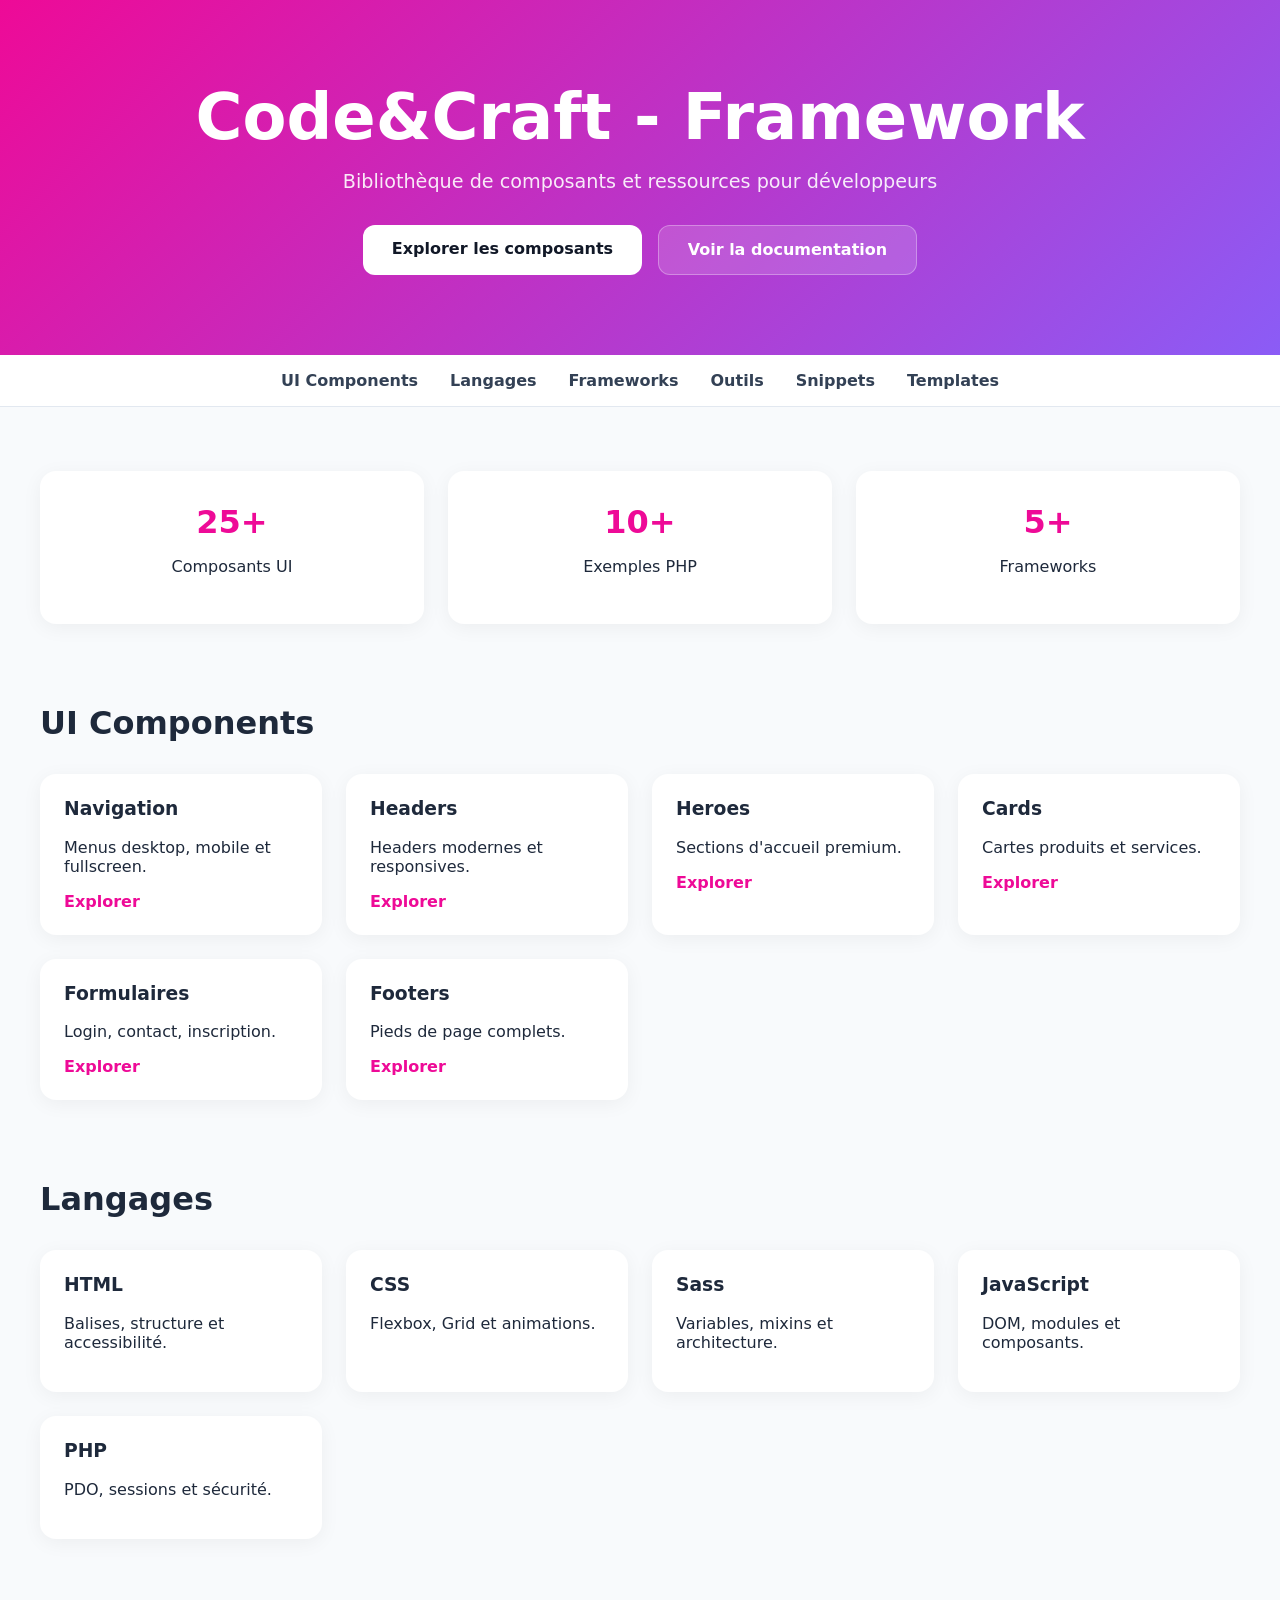
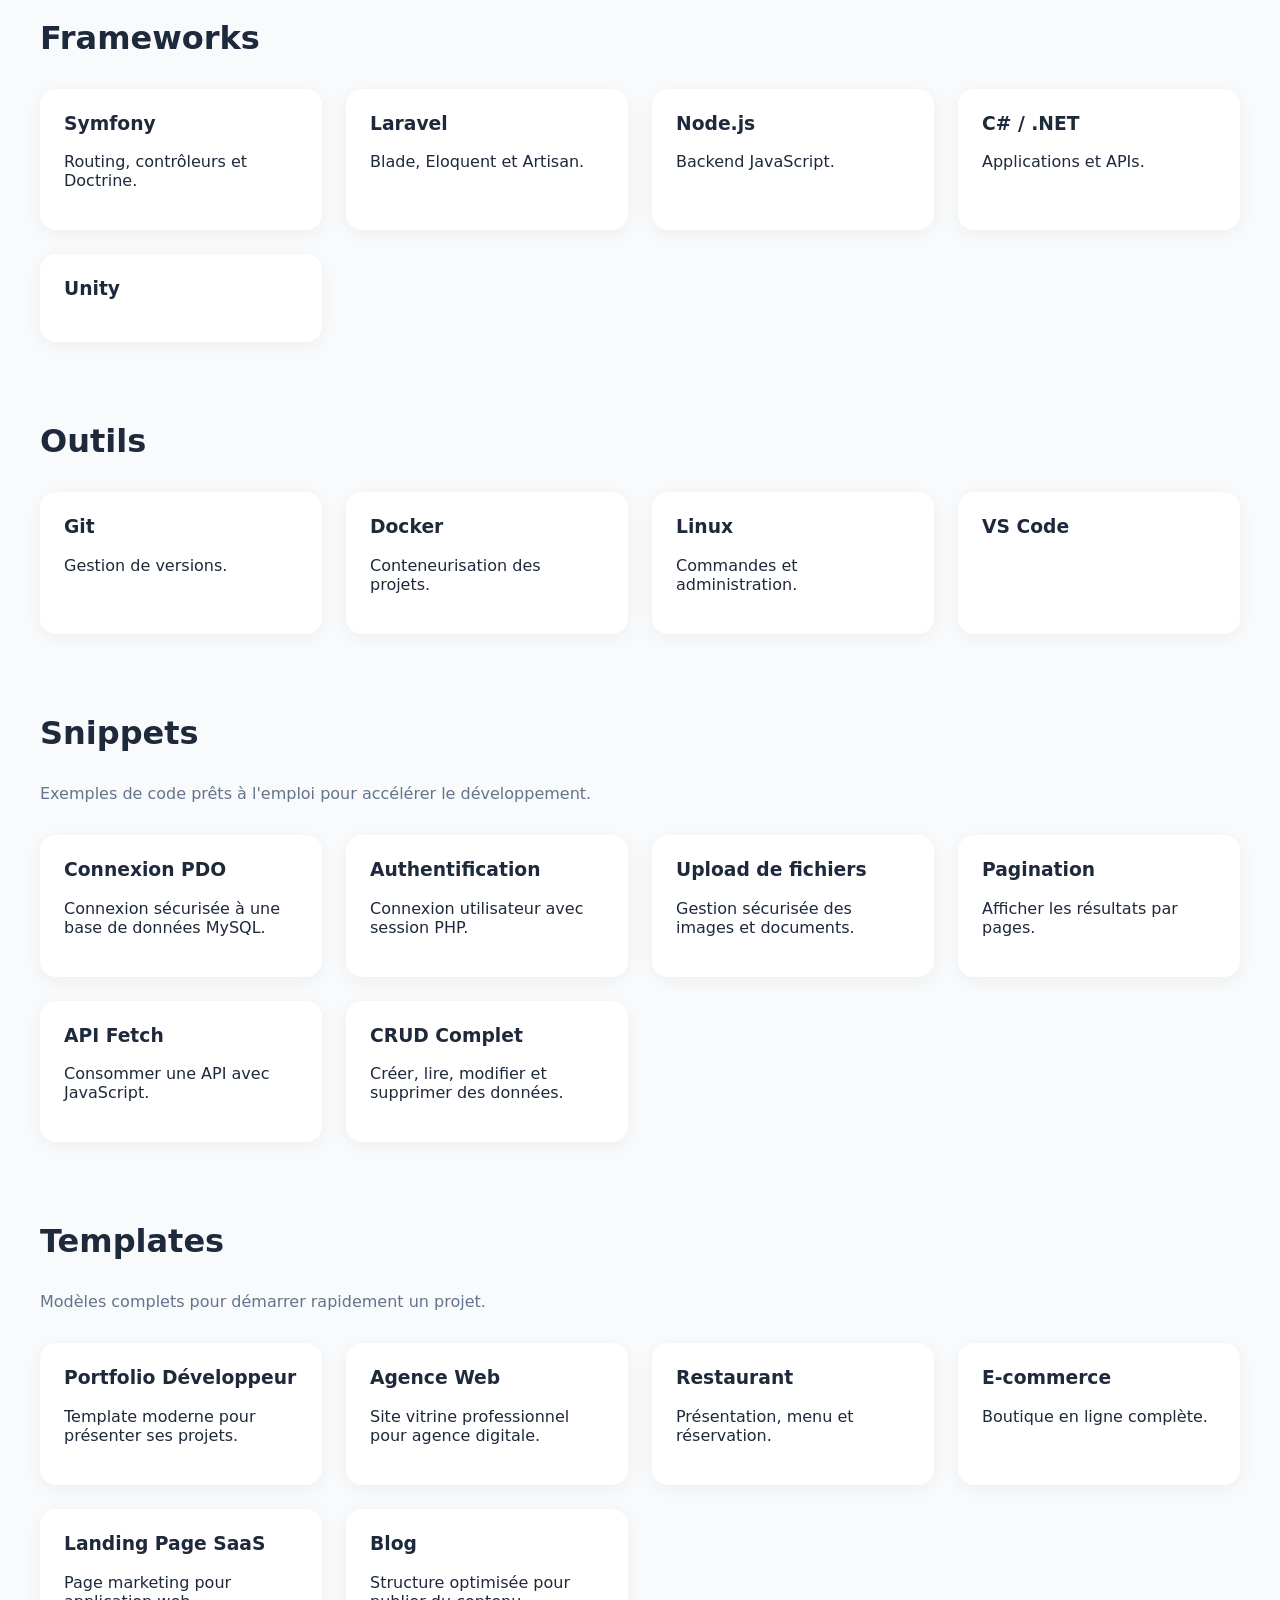
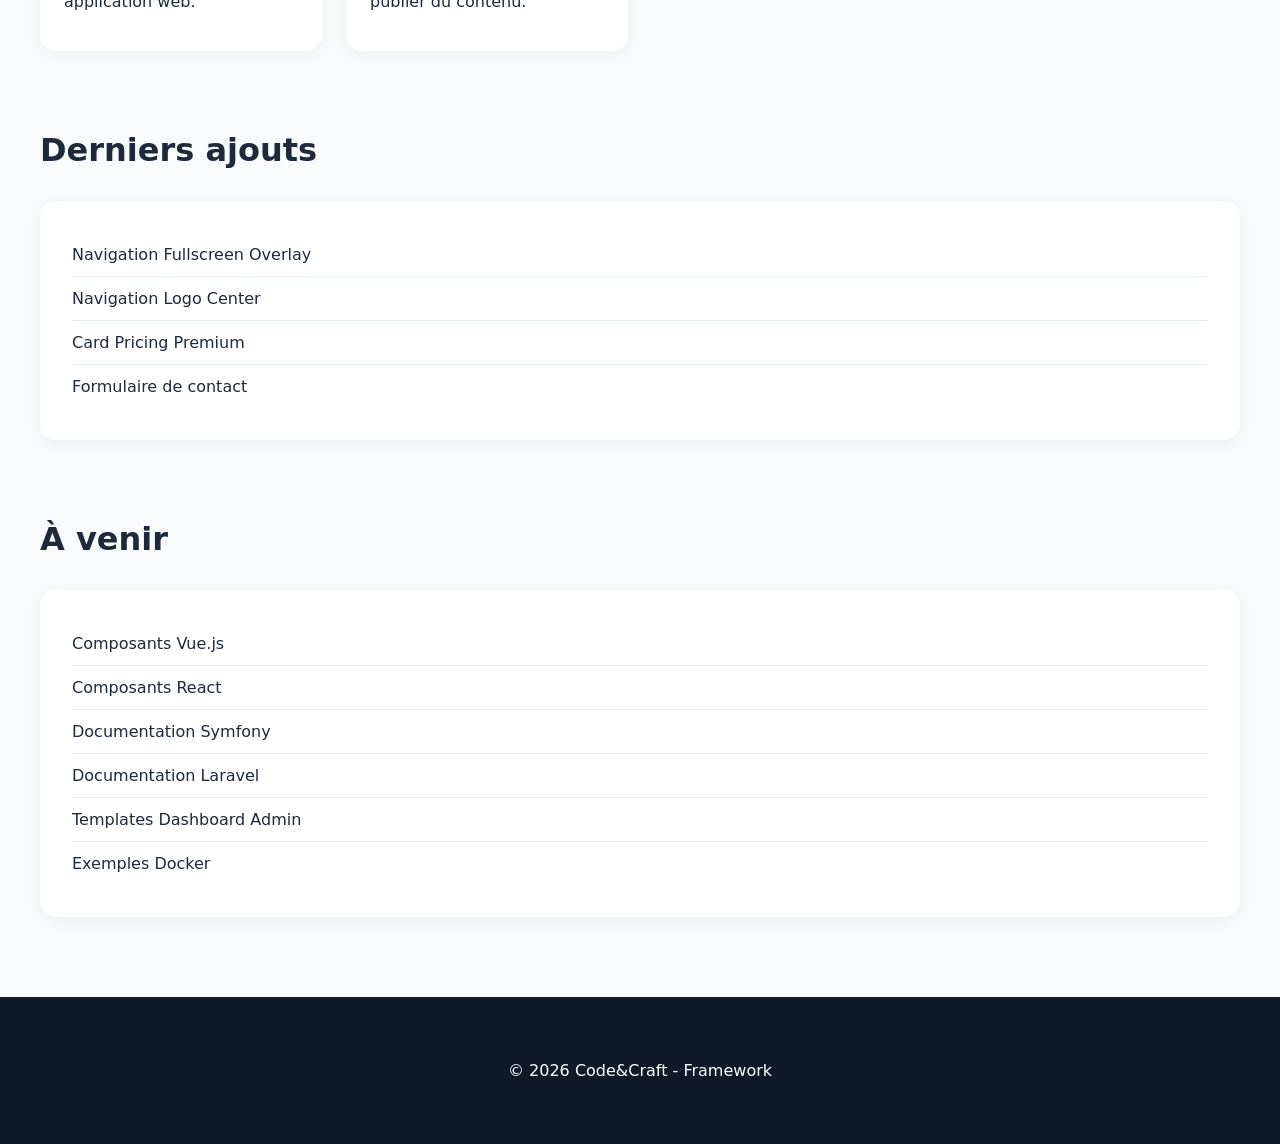
<file: index.html>
<!DOCTYPE html>
<html lang="fr">

<head>
    <meta charset="UTF-8">
    <meta name="viewport" content="width=device-width, initial-scale=1.0">

    <!-- CSS principal -->
    <link rel="stylesheet" href="assets/css/main.css">

    <!-- JS principal -->
    <script type="module" src="js/main.js" defer></script>

    <title>Code&Craft - Framework</title>
</head>

<body class="hub">

    <!-- ==================================================
         HEADER
    =================================================== -->
    <header class="hub__header">

        <h1 class="hub__title">
            Code&Craft - Framework
        </h1>

        <p class="hub__subtitle">
            Bibliothèque de composants et ressources pour développeurs
        </p>

        <div class="hub__actions">
            <a href="#components" class="hub__btn">
                Explorer les composants
            </a>

            <a href="#docs" class="hub__btn hub__btn--secondary">
                Voir la documentation
            </a>
        </div>

    </header>

    <!-- ==================================================
         NAVIGATION PRINCIPALE
    =================================================== -->
    <nav class="hub__nav">

        <ul class="hub__nav-list">

            <li class="hub__nav-item">
                <a href="#components" class="hub__nav-link">
                    UI Components
                </a>
            </li>

            <li class="hub__nav-item">
                <a href="#docs" class="hub__nav-link">
                    Langages
                </a>
            </li>

            <li class="hub__nav-item">
                <a href="#frameworks" class="hub__nav-link">
                    Frameworks
                </a>
            </li>

            <li class="hub__nav-item">
                <a href="#tools" class="hub__nav-link">
                    Outils
                </a>
            </li>
            <li class="hub__nav-item">
                <a href="#snippets" class="hub__nav-link">
                    Snippets
                </a>
            </li>

            <li class="hub__nav-item">
                <a href="#templates" class="hub__nav-link">
                    Templates
                </a>
            </li>

        </ul>

    </nav>

    <main>

        <!-- ==================================================
             STATISTIQUES
        =================================================== -->
        <section class="hub__stats">

            <article class="hub__stat-card">
                <h3>25+</h3>
                <p>Composants UI</p>
            </article>

            <article class="hub__stat-card">
                <h3>10+</h3>
                <p>Exemples PHP</p>
            </article>

            <article class="hub__stat-card">
                <h3>5+</h3>
                <p>Frameworks</p>
            </article>

        </section>

        <!-- ==================================================
             COMPOSANTS UI
        =================================================== -->
        <section id="components" class="hub__section">

            <h2>UI Components</h2>

            <div class="hub__grid">

                <article class="hub__card">
                    <h3>Navigation</h3>
                    <p>Menus desktop, mobile et fullscreen.</p>
                    <a href="navigation.html">Explorer</a>
                </article>

                <article class="hub__card">
                    <h3>Headers</h3>
                    <p>Headers modernes et responsives.</p>
                    <a href="headers.html">Explorer</a>
                </article>

                <article class="hub__card">
                    <h3>Heroes</h3>
                    <p>Sections d'accueil premium.</p>
                    <a href="heroes.html">Explorer</a>
                </article>

                <article class="hub__card">
                    <h3>Cards</h3>
                    <p>Cartes produits et services.</p>
                    <a href="cards.html">Explorer</a>
                </article>

                <article class="hub__card">
                    <h3>Formulaires</h3>
                    <p>Login, contact, inscription.</p>
                    <a href="forms.html">Explorer</a>
                </article>

                <article class="hub__card">
                    <h3>Footers</h3>
                    <p>Pieds de page complets.</p>
                    <a href="footers.html">Explorer</a>
                </article>

            </div>

        </section>

        <!-- ==================================================
             DOCUMENTATION
        =================================================== -->
        <section id="docs" class="hub__section">

            <h2>Langages</h2>

            <div class="hub__grid">

                <article class="hub__card">
                    <h3>HTML</h3>
                    <p>Balises, structure et accessibilité.</p>
                </article>

                <article class="hub__card">
                    <h3>CSS</h3>
                    <p>Flexbox, Grid et animations.</p>
                </article>

                <article class="hub__card">
                    <h3>Sass</h3>
                    <p>Variables, mixins et architecture.</p>
                </article>

                <article class="hub__card">
                    <h3>JavaScript</h3>
                    <p>DOM, modules et composants.</p>
                </article>

                <article class="hub__card">
                    <h3>PHP</h3>
                    <p>PDO, sessions et sécurité.</p>
                </article>

            </div>

        </section>

        <!-- ==================================================
             FRAMEWORKS
        =================================================== -->
        <section id="frameworks" class="hub__section">

            <h2>Frameworks</h2>

            <div class="hub__grid">

                <article class="hub__card">
                    <h3>Symfony</h3>
                    <p>Routing, contrôleurs et Doctrine.</p>
                </article>

                <article class="hub__card">
                    <h3>Laravel</h3>
                    <p>Blade, Eloquent et Artisan.</p>
                </article>

                <article class="hub__card">
                    <h3>Node.js</h3>
                    <p>Backend JavaScript.</p>
                </article>

                <article class="hub__card">
                    <h3>C# / .NET</h3>
                    <p>Applications et APIs.</p>
                </article>
                <article class="hub__card">
                    <h3>Unity</h3>
                    <p></p>
                </article>

            </div>

        </section>

        <!-- ==================================================
             OUTILS
        =================================================== -->
        <section id="tools" class="hub__section">

            <h2>Outils</h2>

            <div class="hub__grid">

                <article class="hub__card">
                    <h3>Git</h3>
                    <p>Gestion de versions.</p>
                </article>

                <article class="hub__card">
                    <h3>Docker</h3>
                    <p>Conteneurisation des projets.</p>
                </article>

                <article class="hub__card">
                    <h3>Linux</h3>
                    <p>Commandes et administration.</p>
                </article>
                <article class="hub__card">
                    <h3>VS Code</h3>
                    <p></p>
                </article>


            </div>

        </section>
        <!-- ==================================================
            SNIPPETS
        =================================================== -->
        <section id="snippets" class="hub__section">

            <h2>Snippets</h2>

            <p class="hub__section-description">
                Exemples de code prêts à l'emploi pour accélérer le développement.
            </p>

            <div class="hub__grid">

                <article class="hub__card">
                    <h3>Connexion PDO</h3>
                    <p>Connexion sécurisée à une base de données MySQL.</p>
                </article>

                <article class="hub__card">
                    <h3>Authentification</h3>
                    <p>Connexion utilisateur avec session PHP.</p>
                </article>

                <article class="hub__card">
                    <h3>Upload de fichiers</h3>
                    <p>Gestion sécurisée des images et documents.</p>
                </article>

                <article class="hub__card">
                    <h3>Pagination</h3>
                    <p>Afficher les résultats par pages.</p>
                </article>

                <article class="hub__card">
                    <h3>API Fetch</h3>
                    <p>Consommer une API avec JavaScript.</p>
                </article>

                <article class="hub__card">
                    <h3>CRUD Complet</h3>
                    <p>Créer, lire, modifier et supprimer des données.</p>
                </article>

            </div>

        </section>
        <!-- ==================================================
            TEMPLATES
        =================================================== -->
        <section id="templates" class="hub__section">

            <h2>Templates</h2>

            <p class="hub__section-description">
                Modèles complets pour démarrer rapidement un projet.
            </p>

            <div class="hub__grid">

                <article class="hub__card">
                    <h3>Portfolio Développeur</h3>
                    <p>Template moderne pour présenter ses projets.</p>
                </article>

                <article class="hub__card">
                    <h3>Agence Web</h3>
                    <p>Site vitrine professionnel pour agence digitale.</p>
                </article>

                <article class="hub__card">
                    <h3>Restaurant</h3>
                    <p>Présentation, menu et réservation.</p>
                </article>

                <article class="hub__card">
                    <h3>E-commerce</h3>
                    <p>Boutique en ligne complète.</p>
                </article>

                <article class="hub__card">
                    <h3>Landing Page SaaS</h3>
                    <p>Page marketing pour application web.</p>
                </article>

                <article class="hub__card">
                    <h3>Blog</h3>
                    <p>Structure optimisée pour publier du contenu.</p>
                </article>

            </div>

        </section>

        <!-- ==================================================
             DERNIERS AJOUTS
        =================================================== -->
        <section class="hub__section">

            <h2>Derniers ajouts</h2>

            <ul class="hub__updates">

                <li>Navigation Fullscreen Overlay</li>

                <li>Navigation Logo Center</li>

                <li>Card Pricing Premium</li>

                <li>Formulaire de contact</li>

            </ul>

        </section>
        <!-- ==================================================
             ROADMAP
        =================================================== -->
        <section class="hub__section">

            <h2>À venir</h2>

            <ul class="hub__updates">
                <li>Composants Vue.js</li>
                <li>Composants React</li>
                <li>Documentation Symfony</li>
                <li>Documentation Laravel</li>
                <li>Templates Dashboard Admin</li>
                <li>Exemples Docker</li>
            </ul>

        </section>

    </main>

    <!-- ==================================================
         FOOTER
    =================================================== -->
    <footer class="hub__footer">

        <p>
            © 2026 Code&Craft - Framework
        </p>

    </footer>

</body>

</html>
</file>
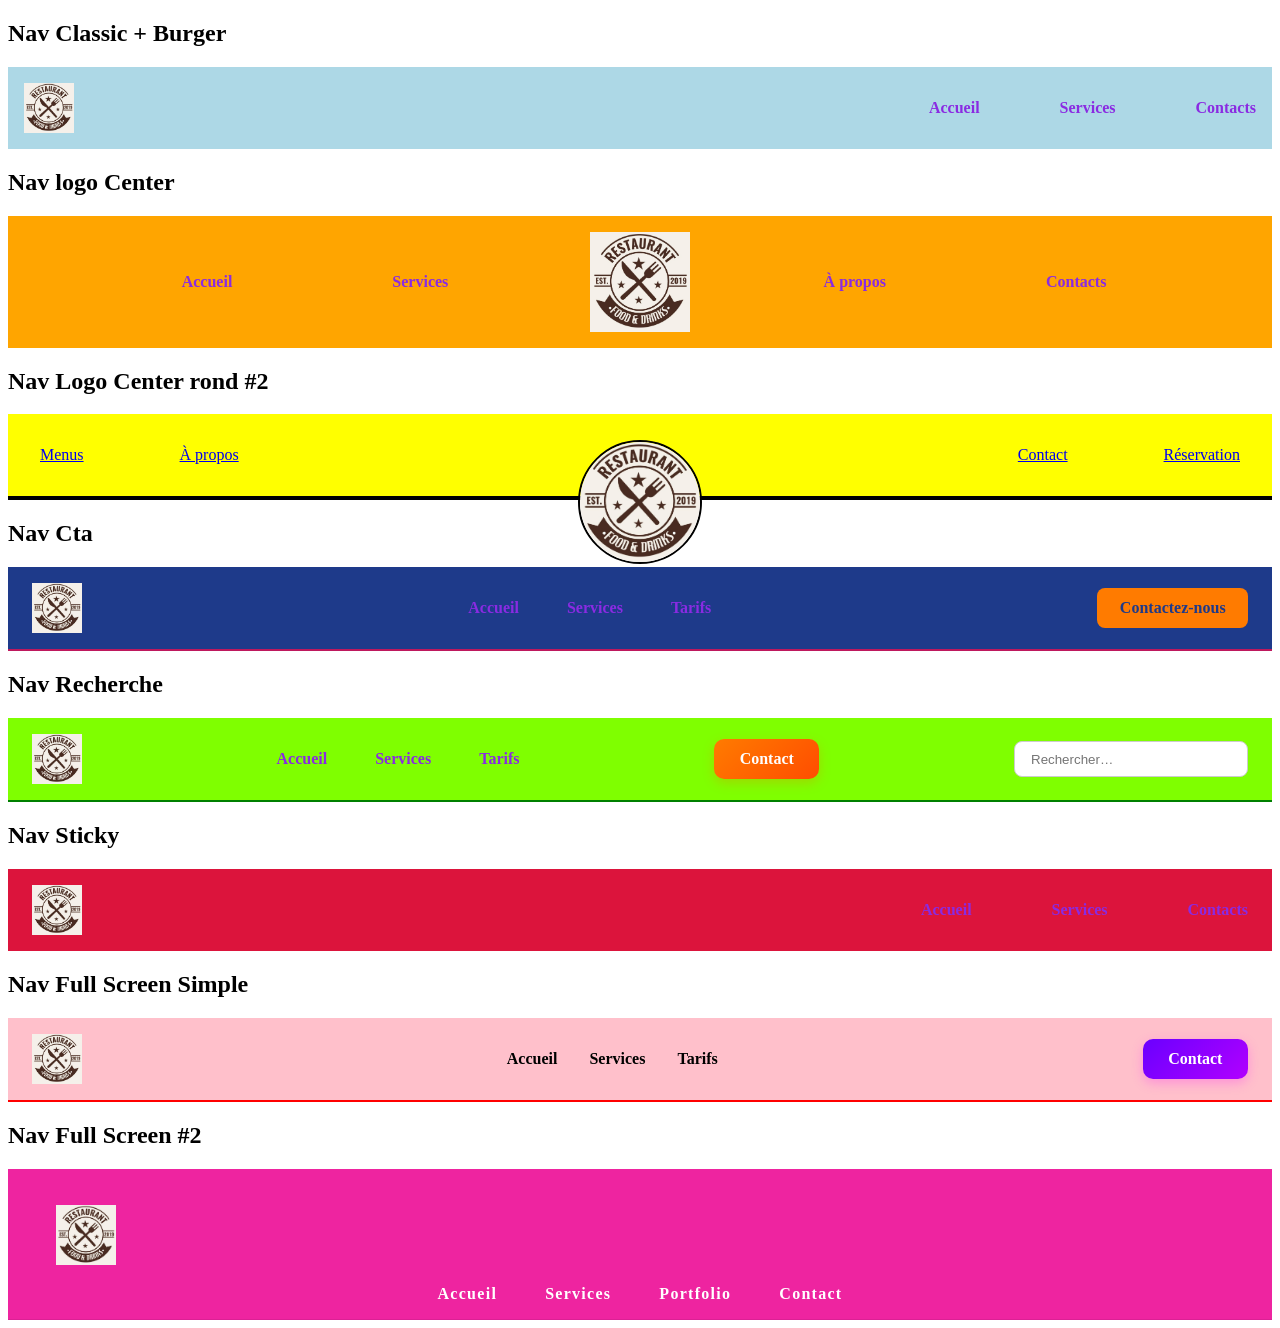
<file: pages/navigation.html>
<!DOCTYPE html>
<html lang="fr">

<head>
    <meta charset="UTF-8">
    <meta name="viewport" content="width=device-width, initial-scale=1.0">
    <link rel="stylesheet" href="/assets/css/main.css">
    <script type="module" src="/js/main.js" defer></script>
    <title>Navbar</title>
</head>

<body>
    <section class="demo">
        <h2>Nav Classic + Burger</h2>
        <nav class="nav nav--burger" aria-label="navigation principale">
            <div class="nav__container">
                <a href="/" class="nav__brand">
                    <img src="/assets/image/logo.png" alt="Nom du site" class="nav__logo">
                </a>
                <ul class="nav__links">
                    <li class="nav__item"><a href="">Accueil</a></li>
                    <li class="nav__item"><a href="">Services</a></li>
                    <li class="nav__item"><a href="">Contacts</a></li>
                </ul>
                <button class="nav__burger-btn" aria-label="Ouvrir le menu" aria-expanded="false"
                    aria-controls="nav-mobile">
                    <span class="nav__burger-line"></span>
                    <span class="nav__burger-line"></span>
                    <span class="nav__burger-line"></span>
                </button>
                <div class="nav__mobile" aria-hidden="true">
                    <ul class="nav__mobile-links">
                        <li class="nav__mobile-item"><a href="">Accueil</a></li>
                        <li class="nav__mobile-item"><a href="">Services</a></li>
                        <li class="nav__mobile-item"><a href="">Contacts</a></li>
                    </ul>
                </div>
            </div>
        </nav>
    </section>

    <section class="demo">
        <h2>Nav logo Center</h2>
        <!-- Navbar avec logo au centre et liens de chaque coté -->
        <nav class="nav nav--logo-center" aria-label="navigation principale">
            <div class="nav__container">


                <ul class="nav__links">
                    <li class="nav__item"><a href="">Accueil</a></li>
                    <li class="nav__item"><a href="">Services</a></li>
                </ul>

                <img src="/assets/image/logo.png" alt="nom du site" class="nav__logo">

                <ul class="nav__links">
                    <li class="nav__item"><a href="">À propos</a></li>
                    <li class="nav__item"><a href="">Contacts</a></li>
                </ul>
            </div>
        </nav>
    </section>

    <section class="demo">
        <h2>Nav Logo Center rond #2</h2>
        <nav class="nav nav--logo-circle" aria-label="Navigation principale">
            <div class="nav__container">
                <ul class="nav__links">
                    <li><a href="#menu" class="nav-item">Menus</a></li>
                    <li><a href="#AproposDe" class="nav-item">À propos</a></li>
                </ul>
                <a href="#index.html" class="nav__brand" aria-current="page"><img class="nav__logo"
                        src="/assets/image/logo.png" alt="nom du restaurant" /></a>
                <ul class="nav__links">
                    <li><a href="#contact" class="nav-item">Contact</a></li>
                    <li><a href="#reservation" class="nav-item">Réservation</a></li>
                </ul>
            </div>
        </nav>
    </section>

    <section class="demo">
        <h2>Nav Cta</h2>
        <nav class="nav nav--cta-burger" aria-label="navigation principale">
            <div class="nav__container">
                <a href="/" class="nav__brand">
                    <img src="/assets/image/logo.png" alt="Nom du site" class="nav__logo">
                </a>
                <ul class="nav__links">
                    <li class="nav__item"><a href="">Accueil</a></li>
                    <li class="nav__item"><a href="">Services</a></li>
                    <li class="nav__item"><a href="">Tarifs</a></li>
                </ul>
                <a href="#contact" class="nav__btn">Contactez-nous</a>
                <button class="nav__burger-btn" aria-label="Ouvrir le menu" aria-expanded="false"
                    aria-controls="nav-mobile">
                    <span class="nav__burger-line"></span>
                    <span class="nav__burger-line"></span>
                    <span class="nav__burger-line"></span>
                </button>
                <div class="nav__mobile" aria-hidden="true">
                    <ul class="nav__mobile-links">
                        <li class="nav__mobile-item"><a href="">Accueil</a></li>
                        <li class="nav__mobile-item"><a href="">Services</a></li>
                        <li class="nav__mobile-item"><a href="">Tarifs</a></li>
                        <li class="nav__mobile-item"><a href="">Contactez-nous</a></li>
                    </ul>
                </div>
            </div>
        </nav>
    </section>
    <section class="demo">
        <h2>Nav Recherche</h2>

        <nav class="nav nav--search" aria-label="navigation principale">
            <div class="nav__container">

                <!-- Logo -->
                <a href="/" class="nav__brand">
                    <img src="/assets/image/logo.png" alt="Nom du site" class="nav__logo">
                </a>

                <!-- Liens desktop -->
                <ul class="nav__links">
                    <li class="nav__item"><a href="">Accueil</a></li>
                    <li class="nav__item"><a href="">Services</a></li>
                    <li class="nav__item"><a href="">Tarifs</a></li>

                </ul>
                <!-- CTA desktop -->
                <a href="#contact" class="nav__btn">Contact</a>

                <!-- Barre de recherche desktop -->
                <div class="nav__search">
                    <input type="text" placeholder="Rechercher…" class="nav__search-input">
                </div>
                <!-- Burger mobile -->
                <button class="nav__burger-btn" aria-label="Ouvrir le menu" aria-expanded="false">
                    <span class="nav__burger-line"></span>
                    <span class="nav__burger-line"></span>
                    <span class="nav__burger-line"></span>
                </button>

                <!-- Menu mobile -->
                <div class="nav__mobile" aria-hidden="true">
                    <ul class="nav__mobile-links">
                        <li class="nav__mobile-item"><a href="">Accueil</a></li>
                        <li class="nav__mobile-item"><a href="">Services</a></li>
                        <li class="nav__mobile-item"><a href="">Tarifs</a></li>
                        <li class="nav__mobile-item"><a href="">Contact</a></li>
                    </ul>
                    <!-- Recherche mobile -->
                    <div class="nav__mobile-search">
                        <input type="text" placeholder="Rechercher…" class="nav__mobile-search-input">
                    </div>
                </div>

            </div>
        </nav>
    </section>
    <section class="demo">
        <h2>Nav Sticky</h2>
        <nav class="nav nav--sticky" aria-label="navigation principale">
            <div class="nav__container">
                <a href="/" class="nav__brand">
                    <img src="/assets/image/logo.png" alt="Nom du site" class="nav__logo">
                </a>
                <ul class="nav__links">
                    <li class="nav__item"><a href="">Accueil</a></li>
                    <li class="nav__item"><a href="">Services</a></li>
                    <li class="nav__item"><a href="">Contacts</a></li>
                </ul>
                <button class="nav__burger-btn" aria-label="Ouvrir le menu" aria-expanded="false"
                    aria-controls="nav-mobile">
                    <span class="nav__burger-line"></span>
                    <span class="nav__burger-line"></span>
                    <span class="nav__burger-line"></span>
                </button>
                <div class="nav__mobile" aria-hidden="true">
                    <ul class="nav__mobile-links">
                        <li class="nav__mobile-item"><a href="">Accueil</a></li>
                        <li class="nav__mobile-item"><a href="">Services</a></li>
                        <li class="nav__mobile-item"><a href="">Contacts</a></li>
                    </ul>
                </div>
            </div>
        </nav>
    </section>
    <section class="demo">
        <h2>Nav Full Screen Simple</h2>
        <nav class="nav nav--full " aria-label="navigation principale">
            <div class="nav__container">

                <!-- Logo -->
                <a href="/" class="nav__brand">
                    <img src="/assets/image/logo.png" alt="Nom du site" class="nav__logo">
                </a>

                <!-- Liens desktop -->
                <ul class="nav__links">
                    <li class="nav__item"><a href="">Accueil</a></li>
                    <li class="nav__item"><a href="">Services</a></li>
                    <li class="nav__item"><a href="">Tarifs</a></li>

                </ul>
                <!-- CTA desktop -->
                <a href="#contact" class="nav__btn">Contact</a>

                <!-- Burger mobile -->
                <button class="nav__burger-btn" aria-label="Ouvrir le menu" aria-expanded="false">
                    <span class="nav__burger-line"></span>
                    <span class="nav__burger-line"></span>
                    <span class="nav__burger-line"></span>
                </button>

                <!-- Menu mobile -->
                <div class="nav__mobile" aria-hidden="true">
                    <ul class="nav__mobile-links">
                        <li class="nav__mobile-item"><a href="">Accueil</a></li>
                        <li class="nav__mobile-item"><a href="">Services</a></li>
                        <li class="nav__mobile-item"><a href="">Tarifs</a></li>
                        <li class="nav__mobile-item"><a href="">Contact</a></li>
                    </ul>

                </div>

            </div>
        </nav>
    </section>
    <section class="demo">
        <h2>Nav Full Screen #2</h2>
        <nav class="nav nav--fullscreen" aria-label="Navigation principale">

            <div class="nav__container">

                <a href="#" class="nav__brand">
                    <img src="/assets/image/logo.png" class="nav__logo" alt="Logo">
                </a>
                <!-- Burger mobile -->
                <button class="nav__burger-btn" aria-label="Ouvrir le menu" aria-expanded="false">
                    <span class="nav__burger-line"></span>
                    <span class="nav__burger-line"></span>
                    <span class="nav__burger-line"></span>
                </button>

            </div>

            <div class="nav__overlay" aria-hidden="true">

                <ul class="nav__links">

                    <li>
                        <a href="">
                            Accueil
                        </a>
                    </li>

                    <li>
                        <a href="">
                            Services
                        </a>
                    </li>

                    <li>
                        <a href="">
                            Portfolio
                        </a>
                    </li>

                    <li>
                        <a href="">
                            Contact
                        </a>
                    </li>

                </ul>

            </div>

        </nav>
    </section>


</body>

</html>
</file>
<file: assets/css/main.css>
@charset "UTF-8";
.nav {
  padding: 1rem;
  position: relative;
}
.nav__logo {
  width: 50px;
}
.nav__item {
  list-style: none;
}
.nav__link {
  text-decoration: none;
}

.nav {
  padding: 1rem;
  position: relative;
}
.nav--burger {
  background-color: lightblue;
}
.nav {
  /* Conteneur principal */
}
.nav__container {
  display: flex;
  justify-content: space-between;
  align-items: center;
}
.nav {
  /* Logo */
}
.nav__logo {
  width: 50px;
  height: auto;
  display: block;
}
.nav {
  /* Liens desktop cachés par défaut */
}
.nav__links {
  display: none;
  list-style: none;
  padding: 0;
  margin: 0;
}
.nav__item a {
  text-decoration: none;
  color: blueviolet;
  font-weight: bold;
}
.nav {
  /* Burger visible mobile */
}
.nav__burger-btn {
  display: flex;
  flex-direction: column;
  gap: 6px;
  border: none;
  background: transparent;
  cursor: pointer;
  padding: 0;
}
.nav__burger-line {
  display: block;
  width: 30px;
  height: 2px;
  background-color: black;
  transition: 0.3s ease;
}
.nav {
  /* Menu mobile */
}
.nav__mobile {
  position: absolute;
  top: calc(100% + 10px);
  right: 1rem;
  min-width: 220px;
  padding: 1rem;
  background: white;
  border-radius: 12px;
  box-shadow: 0 4px 12px rgba(0, 0, 0, 0.15);
  transform: translateX(100%);
  opacity: 0;
  pointer-events: none;
  transition: transform 0.3s ease, opacity 0.3s ease;
}
.nav__mobile.is-open {
  transform: translateX(0);
  opacity: 1;
  pointer-events: auto;
}
.nav__mobile-links {
  list-style: none;
  padding: 0;
  margin: 0;
  display: flex;
  flex-direction: column;
  gap: 1rem;
}
.nav__mobile-item a {
  text-decoration: none;
  color: blueviolet;
  font-weight: bold;
}

/* DESKTOP */
@media (min-width: 768px) {
  .nav__links {
    display: flex;
    gap: 80px;
    align-items: center;
  }
  .nav__burger-btn {
    display: none;
  }
  .nav__mobile {
    display: none;
  }
}
.nav--logo-center {
  background-color: orange;
  padding: 1rem 2rem;
}
.nav--logo-center .nav__container {
  display: grid;
  grid-template-columns: 1fr auto 1fr;
  align-items: center;
  max-height: 100px;
}
.nav--logo-center .nav__links {
  display: flex;
  justify-content: center;
  gap: 10rem;
  list-style: none;
  padding: 0;
  margin: 0;
}
.nav--logo-center .nav__logo {
  width: 100px;
}

.nav--logo-circle {
  background-color: yellow;
  border-bottom: 4px solid black;
  padding: 2rem 2rem;
  overflow: visible;
  max-height: 120px;
}
.nav--logo-circle .nav__container {
  position: relative;
  display: flex;
  justify-content: space-between;
  align-items: center;
}
.nav--logo-circle .nav__links {
  display: flex;
  gap: 6rem;
  list-style: none;
  padding: 0;
  margin: 0;
}
.nav--logo-circle .nav__brand {
  position: absolute;
  left: 50%;
  bottom: -100px;
  transform: translateX(-50%);
  z-index: 2;
}
.nav--logo-circle .nav__logo {
  width: 120px;
  height: 120px;
  border-radius: 50%;
  border: 2px solid black;
  object-fit: cover;
}

.nav--cta-burger {
  background: #1e3a8a;
  padding: 1rem 1.5rem;
  border-bottom: 2px solid #be185d;
}
.nav--cta-burger .nav__container {
  display: flex;
  justify-content: space-between;
  align-items: center;
}
.nav--cta-burger .nav__logo {
  width: 50px;
  height: auto;
  display: block;
}
.nav--cta-burger .nav__brand {
  display: inline-block;
  align-items: center;
}
.nav--cta-burger .nav__links,
.nav--cta-burger .nav__btn {
  display: none;
}
.nav--cta-burger .nav__burger-btn {
  display: flex;
  flex-direction: column;
  gap: 8px;
  cursor: pointer;
  background: none;
  border: none;
}
.nav--cta-burger .nav__burger-line {
  display: block;
  width: 30px;
  height: 3px;
  background: #ffffff;
  border-radius: 4px;
}
.nav--cta-burger .nav__mobile {
  position: absolute;
  top: calc(100% + 10px);
  right: 1rem;
  min-width: 220px;
  padding: 1rem;
  background: white;
  border-radius: 12px;
  box-shadow: 0 4px 12px rgba(0, 0, 0, 0.15);
  transform: translateX(100%);
  opacity: 0;
  pointer-events: none;
  transition: transform 0.3s ease, opacity 0.3s ease;
}
.nav--cta-burger .nav__mobile.is-open {
  transform: translateX(0);
  opacity: 1;
  pointer-events: auto;
}
.nav--cta-burger .nav__mobile-links {
  list-style: none;
  padding: 0;
  margin: 0;
  display: flex;
  flex-direction: column;
  gap: 1rem;
}
.nav--cta-burger .nav__mobile-item a {
  text-decoration: none;
  color: #333;
  font-weight: 600;
}
.nav--cta-burger {
  /* DESKTOP */
}
@media (min-width: 768px) {
  .nav--cta-burger .nav__links {
    display: flex;
    gap: 3rem;
  }
  .nav--cta-burger {
    /* Cta */
  }
  .nav--cta-burger .nav__btn {
    display: inline-block;
    background: #ff7b00;
    color: #1e3a8a;
    padding: 0.7rem 1.4rem;
    border-radius: 8px;
    font-weight: 700;
    text-decoration: none;
    transition: 0.3s ease;
  }
  .nav--cta-burger .nav__btn:hover {
    background: color-adjust(#ff7b00, 8%);
    transform: translateY(-2px);
  }
  .nav--cta-burger .nav__btn:active {
    transform: translateY(0);
  }
  .nav--cta-burger .nav__burger-btn,
  .nav--cta-burger .nav__mobile {
    display: none;
  }
}

.nav--search {
  background-color: chartreuse;
  padding: 1rem 1.5rem;
  border-bottom: 2px solid green;
}
.nav--search .nav__container {
  display: flex;
  justify-content: space-between;
  align-items: center;
}
.nav--search {
  /* logo*/
}
.nav--search .nav__logo {
  width: 50px;
  height: auto;
  display: block;
}
.nav--search {
  /* Mobile first liens cachés + cta + search */
}
.nav--search .nav__links,
.nav--search .nav__btn,
.nav--search .nav__search {
  display: none;
}
.nav--search {
  /* burger mobile */
}
.nav--search .nav__burger-btn {
  display: flex;
  flex-direction: column;
  gap: 8px;
  cursor: pointer;
  background: none;
  border: none;
}
.nav--search .nav__burger-line {
  width: 30px;
  height: 3px;
  background: #333;
  border-radius: 4px;
}
.nav--search {
  /*Menu mobile */
}
.nav--search .nav__mobile {
  position: absolute;
  top: calc(100% + 10px);
  right: 1rem;
  min-width: 220px;
  padding: 1rem;
  background: white;
  border-radius: 12px;
  box-shadow: 0 4px 12px rgba(0, 0, 0, 0.15);
  transform: translateY(-10px);
  opacity: 0;
  pointer-events: none;
  transition: 0.3s ease;
}
.nav--search .nav__mobile.is-open {
  transform: translateY(0);
  opacity: 1;
  pointer-events: auto;
}
.nav--search .nav__mobile-links {
  display: flex;
  flex-direction: column;
  gap: 1rem;
  list-style: none;
  margin: 0;
  padding: 0;
}
.nav--search .nav__mobile-item a {
  text-decoration: none;
  color: #333;
  font-weight: 600;
}
.nav--search {
  /* Recherche mobile*/
}
.nav--search .nav__mobile-search-input {
  margin: 12px;
  padding: 0.8rem 1rem;
  border: 1px solid #ccc;
  border-radius: 8px;
}
.nav--search {
  /* DESKTOP */
}
@media (min-width: 768px) {
  .nav--search .nav__links {
    display: flex;
    gap: 3rem;
  }
  .nav--search .nav__btn {
    display: inline-block;
    padding: 0.7rem 1.6rem;
    border-radius: 10px;
    font-weight: 700;
    text-decoration: none;
    color: white;
    /* GRADIENT */
    background: linear-gradient(135deg, #ff7b00, #ff4d00);
    /* Effets */
    transition: 0.25s ease;
    box-shadow: 0 4px 12px rgba(255, 100, 0, 0.25);
  }
  .nav--search .nav__btn:hover {
    background: linear-gradient(135deg, #ff8c1a, #ff5e1a);
    transform: translateY(-2px);
    box-shadow: 0 6px 16px rgba(255, 100, 0, 0.35);
  }
  .nav--search .nav__btn:active {
    transform: translateY(0);
    box-shadow: 0 3px 8px rgba(255, 100, 0, 0.2);
  }
  .nav--search .nav__search {
    display: block;
  }
  .nav--search .nav__search-input {
    padding: 0.6rem 1rem;
    border: 1px solid #ccc;
    border-radius: 8px;
    width: 200px;
  }
  .nav--search .nav__burger-btn,
  .nav--search .nav__mobile {
    display: none;
  }
}

/* ==========================
   NAV FULLSCREEN MOBILE FIRST
========================== */
.nav--full {
  background-color: pink;
  padding: 1rem 1.5rem;
  border-bottom: 2px solid red;
  /* Conteneur principal */
}
.nav--full .nav__container {
  display: flex;
  justify-content: space-between;
  align-items: center;
}
.nav--full {
  /* Logo */
}
.nav--full .nav__logo {
  width: 50px;
  height: auto;
  display: block;
}
.nav--full {
  /* Desktop caché */
}
.nav--full .nav__links,
.nav--full .nav__btn {
  display: none;
}
.nav--full {
  /* ==========================
     BURGER
  ========================== */
}
.nav--full .nav__burger-btn {
  position: relative;
  width: 40px;
  height: 40px;
  display: flex;
  flex-direction: column;
  justify-content: center;
  gap: 8px;
  border: none;
  background: transparent;
  cursor: pointer;
  z-index: 100;
}
.nav--full .nav__burger-line {
  width: 30px;
  height: 3px;
  background: white;
  border-radius: 4px;
  transition: transform 0.3s ease, opacity 0.3s ease;
}
.nav--full {
  /* ==========================
     FULLSCREEN
  ========================== */
}
.nav--full .nav__mobile {
  position: fixed;
  inset: 0;
  z-index: 50;
  background: rgba(0, 0, 0, 0.92);
  display: flex;
  justify-content: center;
  align-items: center;
  transform: scale(0);
  opacity: 0;
  pointer-events: none;
  transition: transform 0.3s ease, opacity 0.4s ease;
}
.nav--full .nav__mobile.is-open {
  transform: scale(1);
  opacity: 1;
  pointer-events: auto;
}
.nav--full {
  /* Liens */
}
.nav--full .nav__mobile-links {
  list-style: none;
  display: flex;
  flex-direction: column;
  gap: 2rem;
  padding: 0;
  margin: 0;
  text-align: center;
}
.nav--full .nav__mobile-item a {
  color: white;
  text-decoration: none;
  font-size: 2rem;
  font-weight: 700;
  text-transform: uppercase;
  letter-spacing: 2px;
  transition: 0.3s;
}
.nav--full .nav__mobile-item a:hover {
  opacity: 0.7;
}
.nav--full {
  /* ==========================
     BURGER → CROIX
  ========================== */
}
.nav--full .nav__burger-btn.is-open .nav__burger-line:nth-child(1) {
  transform: translateY(11px) rotate(45deg);
}
.nav--full .nav__burger-btn.is-open .nav__burger-line:nth-child(2) {
  opacity: 0;
}
.nav--full .nav__burger-btn.is-open .nav__burger-line:nth-child(3) {
  transform: translateY(-11px) rotate(-45deg);
}

/* ==========================
   DESKTOP
========================== */
@media (min-width: 768px) {
  .nav--full .nav__links {
    display: flex;
    gap: 2rem;
    list-style: none;
    padding: 0;
    margin: 0;
  }
  .nav--full .nav__item a {
    text-decoration: none;
    color: black;
    font-weight: 600;
  }
  .nav--full .nav__btn {
    display: inline-block;
    padding: 0.7rem 1.6rem;
    border-radius: 10px;
    font-weight: 700;
    text-decoration: none;
    color: white;
    /* GRADIENT */
    background: linear-gradient(135deg, #6a00ff, #b100ff);
    /* Effets */
    transition: 0.25s ease;
    box-shadow: 0 4px 12px rgba(247, 0, 255, 0.25);
  }
  .nav--full .nav__btn:hover {
    background: linear-gradient(135deg, #8a00ff, #d100ff);
    transform: translateY(-2px);
    box-shadow: 0 6px 16px rgba(138, 0, 255, 0.35);
  }
  .nav--full .nav__btn:active {
    transform: translateY(0);
    box-shadow: 0 3px 8px rgba(138, 0, 255, 0.2);
  }
  .nav--full .nav__burger-btn {
    display: none;
  }
  .nav--full .nav__mobile {
    display: none;
  }
}
.nav--fullscreen {
  background: #ee24a0;
  border-bottom: 1px solid rgba(0, 0, 0, 0.08);
}
.nav--fullscreen .nav__container {
  display: flex;
  align-items: center;
  justify-content: space-between;
  padding: 1.25rem 2rem;
}
.nav--fullscreen .nav__logo {
  width: 60px;
  height: auto;
}
.nav--fullscreen {
  /* Burger */
}
.nav--fullscreen .nav__burger-btn {
  position: relative;
  z-index: 1001;
  display: flex;
  flex-direction: column;
  gap: 6px;
  background: transparent;
  border: none;
  cursor: pointer;
}
.nav--fullscreen .nav__burger-line {
  width: 32px;
  height: 2px;
  background: #111;
  transition: all 0.3s ease;
}
.nav--fullscreen {
  /* Overlay premium */
}
.nav--fullscreen .nav__overlay {
  position: fixed;
  inset: 0;
  z-index: 1000;
  display: flex;
  justify-content: center;
  align-items: center;
  background: rgba(255, 255, 255, 0.95);
  backdrop-filter: blur(12px);
  opacity: 0;
  visibility: hidden;
  transition: all 0.4s ease;
}
.nav--fullscreen .nav__overlay.is-open {
  opacity: 1;
  visibility: visible;
}
.nav--fullscreen .nav__links {
  display: flex;
  flex-direction: column;
  gap: 2rem;
  list-style: none;
  padding: 0;
  margin: 0;
  text-align: center;
}
.nav--fullscreen .nav__links a {
  color: white;
  text-decoration: none;
  font-size: clamp(2rem, 4vw, 4rem);
  font-weight: 700;
  letter-spacing: 0.08em;
  transition: opacity 0.3s ease;
}
.nav--fullscreen .nav__links a:hover {
  opacity: 0.6;
}
.nav--fullscreen {
  /* Burger -> Croix */
}
.nav--fullscreen .nav__burger-btn.is-open .nav__burger-line:nth-child(1) {
  transform: translateY(8px) rotate(45deg);
}
.nav--fullscreen .nav__burger-btn.is-open .nav__burger-line:nth-child(2) {
  opacity: 0;
}
.nav--fullscreen .nav__burger-btn.is-open .nav__burger-line:nth-child(3) {
  transform: translateY(-8px) rotate(-45deg);
}

@media (min-width: 768px) {
  .nav--fullscreen .nav__container {
    display: grid;
    grid-template-columns: auto 1fr auto;
    align-items: center;
  }
  .nav--fullscreen .nav__brand {
    justify-self: start;
  }
  .nav--fullscreen .nav__overlay {
    position: static;
    opacity: 1;
    visibility: visible;
    background: transparent;
    backdrop-filter: none;
    justify-self: center;
  }
  .nav--fullscreen .nav__links {
    flex-direction: row;
    gap: 3rem;
  }
  .nav--fullscreen .nav__links a {
    font-size: 1rem;
    font-weight: 600;
  }
  .nav--fullscreen .nav__burger-btn {
    display: none;
  }
}
.nav--sticky {
  background-color: crimson;
  padding: 1rem 1.5rem;
}

/* ======================================
   HUB - CODE & CRAFT
====================================== */
body.hub {
  margin: 0;
  font-family: system-ui, sans-serif;
  background: #f8fafc;
  color: #1e293b;
}

/* ======================================
   HEADER
====================================== */
.hub__header {
  padding: 5rem 2rem;
  text-align: center;
  background: linear-gradient(135deg, #ee0a97, #8b5cf6);
  color: white;
}

.hub__title {
  margin: 0;
  font-size: clamp(2.5rem, 5vw, 4rem);
}

.hub__subtitle {
  margin-top: 1rem;
  font-size: 1.2rem;
  opacity: 0.9;
}

.hub__actions {
  display: flex;
  justify-content: center;
  gap: 1rem;
  margin-top: 2rem;
  flex-wrap: wrap;
}

/* ======================================
   BOUTONS
====================================== */
.hub__btn {
  display: inline-block;
  padding: 0.9rem 1.8rem;
  border-radius: 12px;
  text-decoration: none;
  font-weight: 600;
  background: white;
  color: #111827;
  transition: 0.3s ease;
}

.hub__btn:hover {
  transform: translateY(-2px);
}

.hub__btn--secondary {
  background: rgba(255, 255, 255, 0.15);
  color: white;
  border: 1px solid rgba(255, 255, 255, 0.3);
}

/* ======================================
   NAVIGATION
====================================== */
.hub__nav {
  background: white;
  position: sticky;
  top: 0;
  z-index: 100;
  border-bottom: 1px solid #e2e8f0;
}

.hub__nav-list {
  display: flex;
  justify-content: center;
  gap: 2rem;
  margin: 0;
  padding: 1rem;
  list-style: none;
}

.hub__nav-link {
  text-decoration: none;
  color: #334155;
  font-weight: 600;
}

.hub__nav-link:hover {
  color: #ee0a97;
}

/* ======================================
   STATISTIQUES
====================================== */
.hub__stats {
  max-width: 1200px;
  margin: 4rem auto;
  padding: 0 2rem;
  display: grid;
  grid-template-columns: repeat(auto-fit, minmax(200px, 1fr));
  gap: 1.5rem;
}

.hub__stat-card {
  background: white;
  padding: 2rem;
  border-radius: 16px;
  text-align: center;
  box-shadow: 0 4px 20px rgba(0, 0, 0, 0.05);
}

.hub__stat-card h3 {
  margin: 0;
  font-size: 2rem;
  color: #ee0a97;
}

/* ======================================
   SECTIONS
====================================== */
.hub__section {
  max-width: 1200px;
  margin: 5rem auto;
  padding: 0 2rem;
}

.hub__section h2 {
  margin-bottom: 2rem;
  font-size: 2rem;
}

.hub__section-description {
  margin-bottom: 2rem;
  color: #64748b;
}

/* ======================================
   GRILLE
====================================== */
.hub__grid {
  display: grid;
  grid-template-columns: repeat(auto-fit, minmax(250px, 1fr));
  gap: 1.5rem;
}

/* ======================================
   CARTES
====================================== */
.hub__card {
  background: white;
  padding: 1.5rem;
  border-radius: 16px;
  box-shadow: 0 4px 20px rgba(0, 0, 0, 0.05);
  transition: 0.3s ease;
}

.hub__card:hover {
  transform: translateY(-4px);
}

.hub__card h3 {
  margin-top: 0;
}

.hub__card a {
  color: #ee0a97;
  text-decoration: none;
  font-weight: 600;
}

/* ======================================
   UPDATES
====================================== */
.hub__updates {
  background: white;
  padding: 2rem;
  border-radius: 16px;
  list-style: none;
  box-shadow: 0 4px 20px rgba(0, 0, 0, 0.05);
}

.hub__updates li {
  padding: 0.75rem 0;
  border-bottom: 1px solid #e2e8f0;
}

.hub__updates li:last-child {
  border-bottom: none;
}

/* ======================================
   FOOTER
====================================== */
.hub__footer {
  text-align: center;
  padding: 3rem 2rem;
  margin-top: 5rem;
  background: #111827;
  color: white;
}

/*# sourceMappingURL=main.css.map */
</file>
